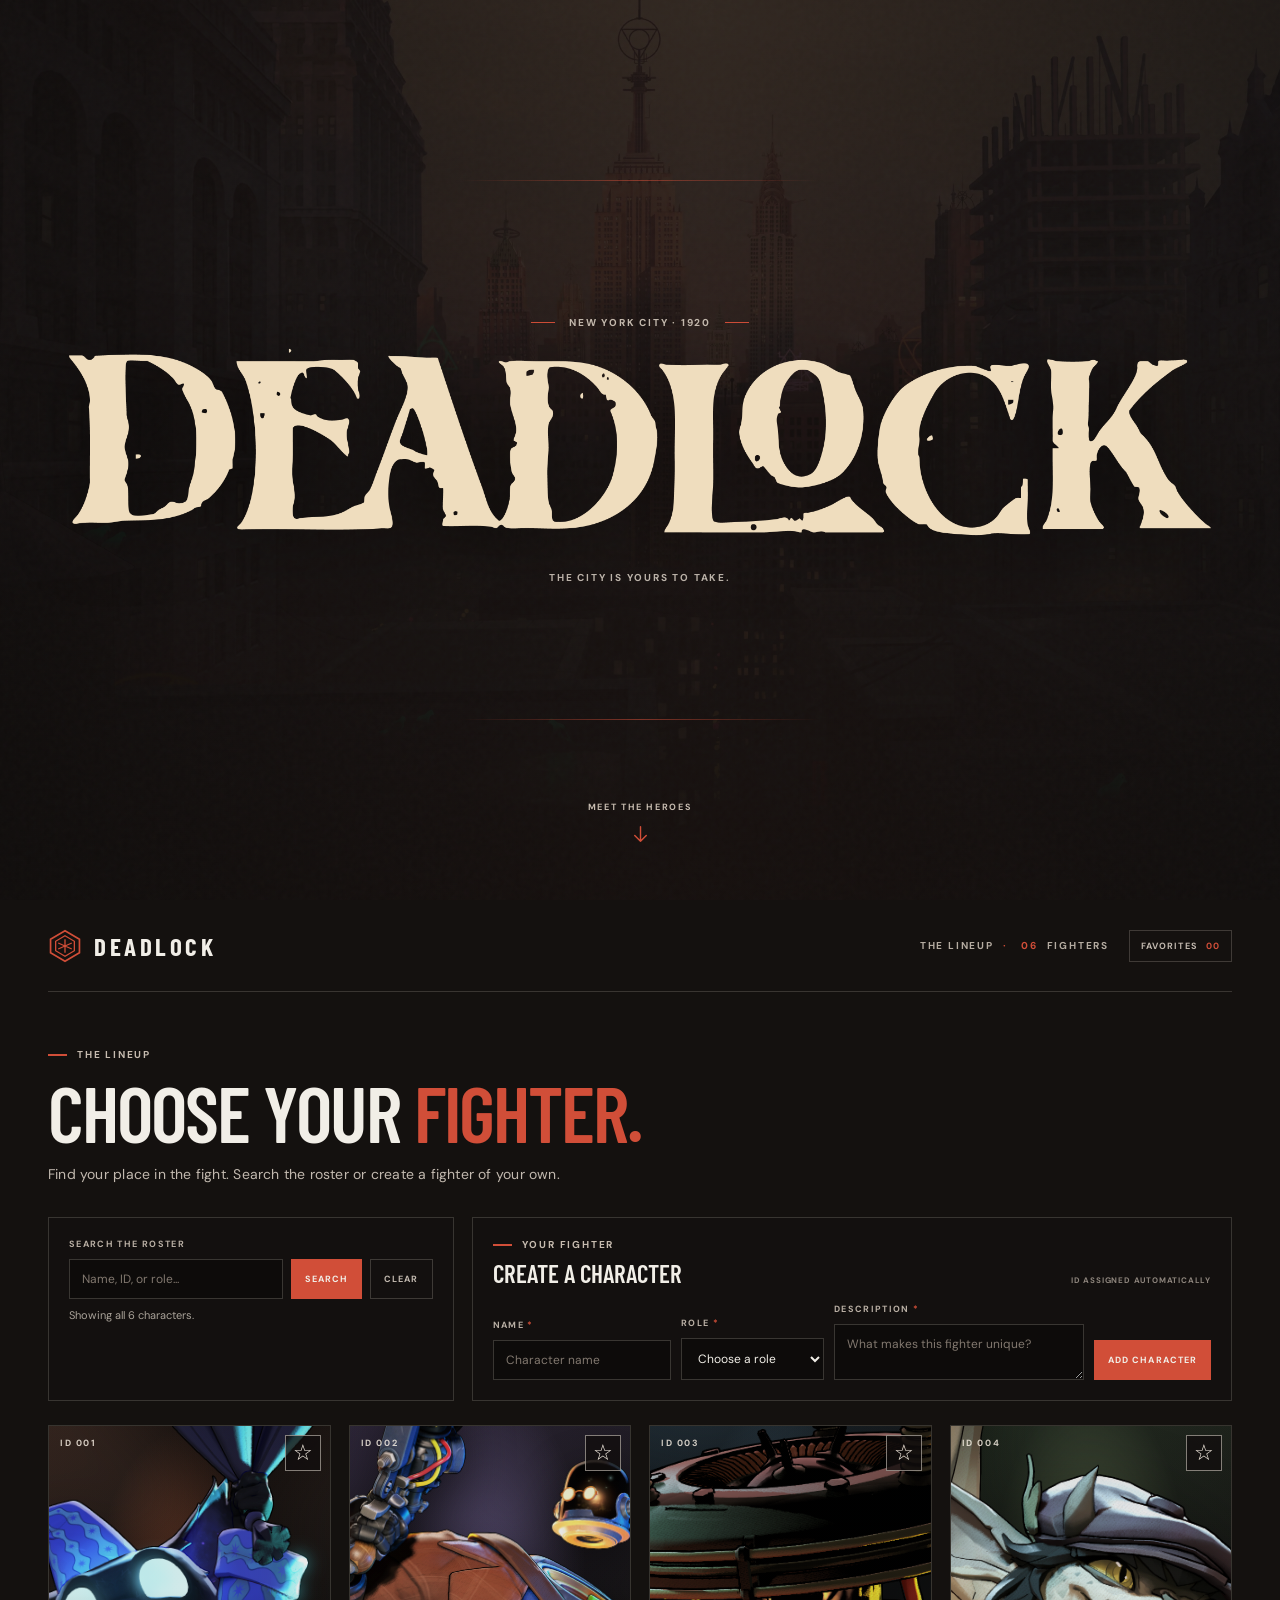
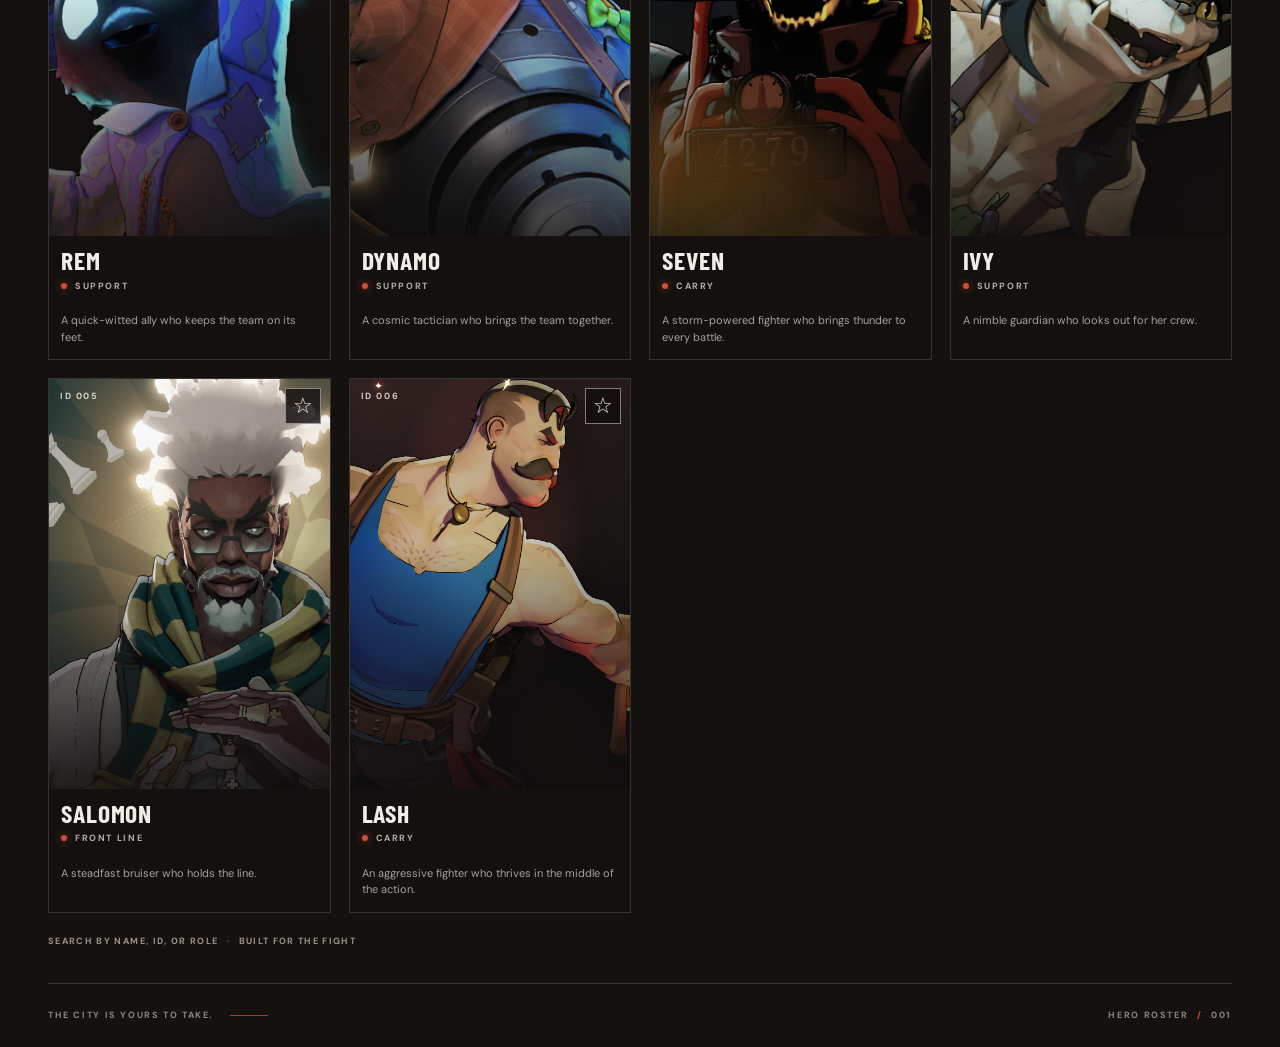
<file: index.html>
<!doctype html>
<html lang="en">
<head>
    <meta charset="utf-8">
    <meta name="viewport" content="width=device-width, initial-scale=1">
    <meta name="theme-color" content="#11100f">
    <meta name="description" content="Meet the fighters in the city of Deadlock. Explore their roles and choose your champion.">
    <title>Deadlock — Hero Roster</title>
    <link rel="preconnect" href="https://fonts.googleapis.com">
    <link rel="preconnect" href="https://fonts.gstatic.com" crossorigin>
    <link href="https://fonts.googleapis.com/css2?family=Barlow+Condensed:wght@500;600;700;800&family=DM+Sans:wght@400;500;600;700&display=swap" rel="stylesheet">
    <link rel="stylesheet" href="css/style.css">
    <script src="js/script.js" defer></script>
</head>
<body data-page="roster">
    <div class="page-backdrop" aria-hidden="true"></div>
    <main>
        <section class="title-screen" aria-labelledby="welcome-title">
            <p class="title-eyebrow"><span></span> NEW YORK CITY · 1920 <span></span></p>
            <img class="title-wordmark" id="welcome-title" src="Resources/(Classic) WORDMARK.png" alt="Deadlock">
            <p class="title-subtitle">THE CITY IS YOURS TO TAKE.</p>
            <a class="scroll-cue" href="#roster" aria-label="Scroll down to meet the heroes">
                <span>MEET THE HEROES</span>
                <svg viewBox="0 0 24 24" aria-hidden="true"><path d="M12 4v15m-6-6 6 6 6-6"/></svg>
            </a>
        </section>

        <section class="roster-section" id="roster" aria-label="Deadlock hero roster">
            <header class="site-header">
                <a class="brand" href="#welcome-title" aria-label="Back to Deadlock title">
                    <svg class="brand-mark" viewBox="0 0 40 40" aria-hidden="true">
                        <path d="M20 2 37 12v16L20 38 3 28V12L20 2Z" fill="none" stroke="currentColor" stroke-width="2"/>
                        <path d="M20 8 31 14.5v11L20 32 9 25.5v-11L20 8Z" fill="none" stroke="currentColor" stroke-width="1.5"/>
                        <path d="M20 12v16M12 16.5l16 7M28 16.5l-16 7" fill="none" stroke="currentColor" stroke-width="1.5"/>
                    </svg>
                    <span class="brand-word">DEADLOCK</span>
                </a>
                <div class="header-actions">
                    <span class="header-caption">THE LINEUP <span>·</span> <span id="hero-count">06</span> FIGHTERS</span>
                    <a class="page-link" href="favorites.html">FAVORITES <span id="favorite-count">00</span></a>
                </div>
            </header>

            <div class="roster">
                <section class="intro" aria-labelledby="roster-title">
                    <p class="eyebrow"><span></span> THE LINEUP</p>
                    <h2 id="roster-title">Choose your <em>fighter.</em></h2>
                    <p class="intro-copy">Find your place in the fight. Search the roster or create a fighter of your own.</p>
                </section>

                <div class="roster-tools">
                    <form class="search-form" id="search-form" role="search" novalidate>
                        <label for="hero-search">SEARCH THE ROSTER</label>
                        <div class="search-controls">
                            <input id="hero-search" name="query" type="search" placeholder="Name, ID, or role..." autocomplete="off">
                            <button class="button button-secondary" type="submit">SEARCH</button>
                            <button class="button button-quiet" id="clear-search" type="button">CLEAR</button>
                        </div>
                        <p class="form-message" id="search-message" role="status" aria-live="polite"></p>
                    </form>

                    <form class="create-form" id="create-form" novalidate>
                        <div class="create-heading">
                            <div>
                                <p class="eyebrow"><span></span> YOUR FIGHTER</p>
                                <h3>Create a character</h3>
                            </div>
                            <span class="create-id-note">ID ASSIGNED AUTOMATICALLY</span>
                        </div>
                        <div class="create-fields">
                            <label>
                                <span>NAME <b aria-hidden="true">*</b></span>
                                <input id="character-name" name="name" type="text" maxlength="32" placeholder="Character name" required>
                            </label>
                            <label>
                                <span>ROLE <b aria-hidden="true">*</b></span>
                                <select id="character-role" name="role" required>
                                    <option value="">Choose a role</option>
                                    <option value="Carry">Carry</option>
                                    <option value="Front Line">Front Line</option>
                                    <option value="Support">Support</option>
                                </select>
                            </label>
                            <label class="description-field">
                                <span>DESCRIPTION <b aria-hidden="true">*</b></span>
                                <textarea id="character-description" name="description" rows="2" maxlength="240" placeholder="What makes this fighter unique?" required></textarea>
                            </label>
                            <button class="button button-primary" type="submit">ADD CHARACTER</button>
                        </div>
                        <p class="form-message" id="create-message" role="alert" aria-live="assertive"></p>
                    </form>
                </div>

                <section class="roster-grid" id="roster-grid" aria-label="Characters"></section>
                <p class="form-message" id="favorite-message" role="status" aria-live="polite"></p>
                <p class="roster-note">SEARCH BY NAME, ID, OR ROLE <span>·</span> BUILT FOR THE FIGHT</p>
            </div>

            <footer class="site-footer">
                <span>THE CITY IS YOURS TO TAKE.</span>
                <span class="footer-line" aria-hidden="true"></span>
                <span>HERO ROSTER <span class="footer-accent">/</span> 001</span>
            </footer>
        </section>
    </main>
    <dialog class="hero-dialog" id="hero-dialog" aria-labelledby="detail-name">
        <button class="dialog-close" id="dialog-close" type="button" aria-label="Close character details">×</button>
        <div class="detail-layout">
            <div class="detail-portrait" id="detail-portrait">
                <span class="detail-portrait-placeholder" id="detail-placeholder" aria-hidden="true"></span>
                <img class="detail-portrait-image" id="detail-image" alt="" hidden>
            </div>
            <div class="detail-copy">
                <p class="detail-eyebrow"><span></span> CHARACTER FILE <span class="detail-id" id="detail-id"></span></p>
                <h2 id="detail-name"></h2>
                <p class="detail-role"><span class="role-dot"></span><span id="detail-role"></span></p>
                <p class="detail-lore" id="detail-lore"></p>
            </div>
        </div>
    </dialog>
</body>
</html>
</file>
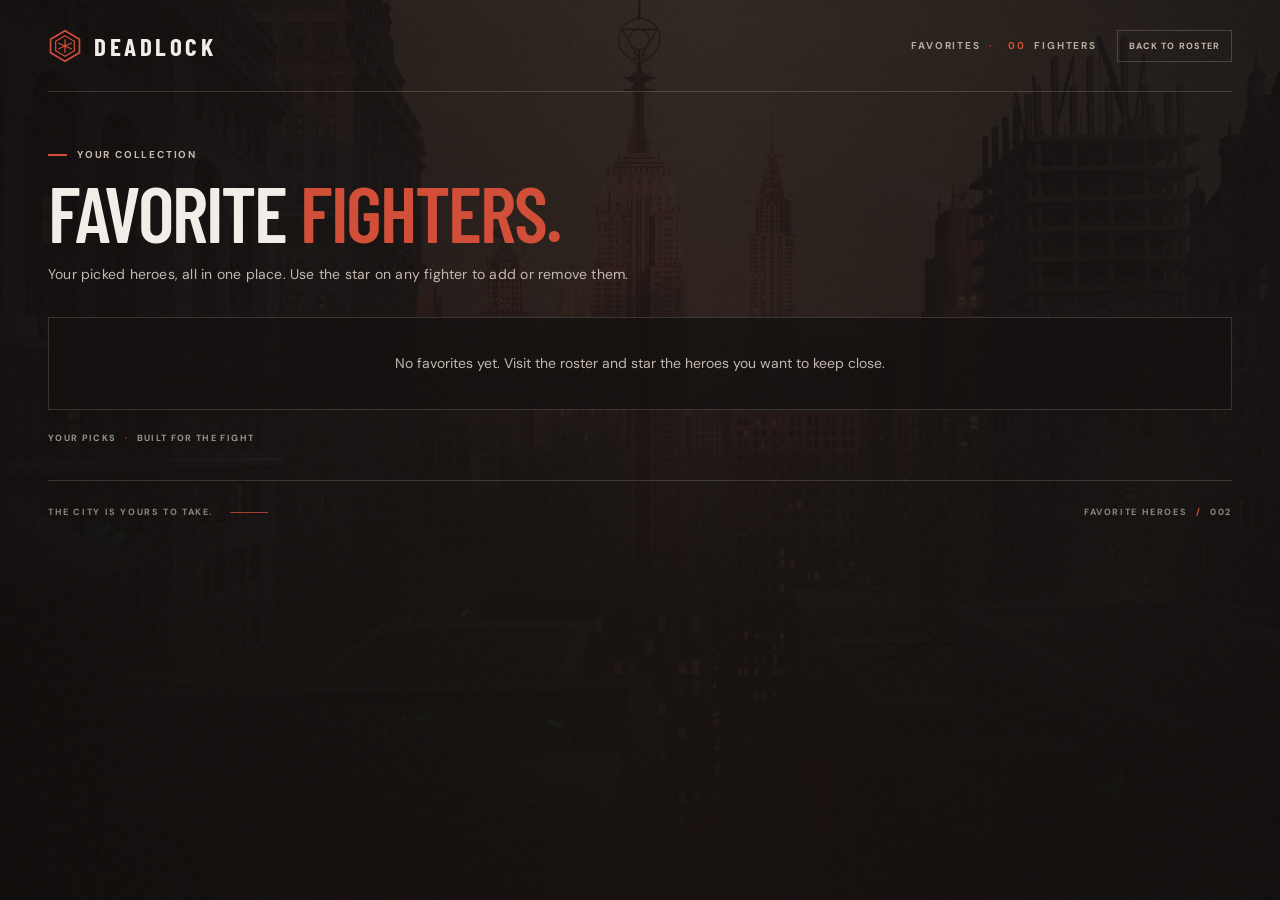
<file: favorites.html>
<!doctype html>
<html lang="en">
<head>
    <meta charset="utf-8">
    <meta name="viewport" content="width=device-width, initial-scale=1">
    <meta name="theme-color" content="#11100f">
    <meta name="description" content="Your favorite heroes from the Deadlock roster.">
    <title>Deadlock — Favorite Heroes</title>
    <link rel="preconnect" href="https://fonts.googleapis.com">
    <link rel="preconnect" href="https://fonts.gstatic.com" crossorigin>
    <link href="https://fonts.googleapis.com/css2?family=Barlow+Condensed:wght@500;600;700;800&family=DM+Sans:wght@400;500;600;700&display=swap" rel="stylesheet">
    <link rel="stylesheet" href="css/style.css">
    <script src="js/script.js" defer></script>
</head>
<body data-page="favorites">
    <div class="page-backdrop" aria-hidden="true"></div>
    <main>
        <section class="roster-section" aria-label="Favorite Deadlock heroes">
            <header class="site-header">
                <a class="brand" href="index.html" aria-label="Back to the Deadlock roster">
                    <svg class="brand-mark" viewBox="0 0 40 40" aria-hidden="true">
                        <path d="M20 2 37 12v16L20 38 3 28V12L20 2Z" fill="none" stroke="currentColor" stroke-width="2"/>
                        <path d="M20 8 31 14.5v11L20 32 9 25.5v-11L20 8Z" fill="none" stroke="currentColor" stroke-width="1.5"/>
                        <path d="M20 12v16M12 16.5l16 7M28 16.5l-16 7" fill="none" stroke="currentColor" stroke-width="1.5"/>
                    </svg>
                    <span class="brand-word">DEADLOCK</span>
                </a>
                <div class="header-actions">
                    <span class="header-caption">FAVORITES <span>·</span> <span id="hero-count">00</span> FIGHTERS</span>
                    <a class="page-link" href="index.html#roster">BACK TO ROSTER</a>
                </div>
            </header>

            <div class="roster">
                <section class="intro" aria-labelledby="roster-title">
                    <p class="eyebrow"><span></span> YOUR COLLECTION</p>
                    <h2 id="roster-title">Favorite <em>fighters.</em></h2>
                    <p class="intro-copy">Your picked heroes, all in one place. Use the star on any fighter to add or remove them.</p>
                </section>

                <section class="roster-grid" id="roster-grid" aria-label="Favorite characters"></section>
                <p class="empty-favorites" id="empty-favorites" hidden>No favorites yet. Visit the roster and star the heroes you want to keep close.</p>
                <p class="form-message" id="favorite-message" role="status" aria-live="polite"></p>
                <p class="roster-note">YOUR PICKS <span>·</span> BUILT FOR THE FIGHT</p>
            </div>

            <footer class="site-footer">
                <span>THE CITY IS YOURS TO TAKE.</span>
                <span class="footer-line" aria-hidden="true"></span>
                <span>FAVORITE HEROES <span class="footer-accent">/</span> 002</span>
            </footer>
        </section>
    </main>
    <dialog class="hero-dialog" id="hero-dialog" aria-labelledby="detail-name">
        <button class="dialog-close" id="dialog-close" type="button" aria-label="Close character details">×</button>
        <div class="detail-layout">
            <div class="detail-portrait" id="detail-portrait">
                <span class="detail-portrait-placeholder" id="detail-placeholder" aria-hidden="true"></span>
                <img class="detail-portrait-image" id="detail-image" alt="" hidden>
            </div>
            <div class="detail-copy">
                <p class="detail-eyebrow"><span></span> CHARACTER FILE <span class="detail-id" id="detail-id"></span></p>
                <h2 id="detail-name"></h2>
                <p class="detail-role"><span class="role-dot"></span><span id="detail-role"></span></p>
                <p class="detail-lore" id="detail-lore"></p>
            </div>
        </div>
    </dialog>
</body>
</html>
</file>
<file: css/style.css>
:root {
    color-scheme: dark;
    --ink: #f1eee7;
    --accent: #d14e38;
    --line: rgba(240, 231, 216, 0.17);
    font-family: "DM Sans", sans-serif;
}

* {
    box-sizing: border-box;
}

html {
    scroll-behavior: smooth;
}

body {
    min-width: 320px;
    min-height: 100vh;
    margin: 0;
    color: var(--ink);
    background: #14110f;
}

.page-backdrop {
    position: fixed;
    z-index: -1;
    inset: 0;
    background:
        linear-gradient(90deg, rgba(17, 14, 13, 0.92), rgba(24, 17, 15, 0.82) 55%, rgba(18, 15, 14, 0.91)),
        linear-gradient(0deg, rgba(17, 14, 13, 0.94), rgba(17, 14, 13, 0.12) 65%),
        url("../Resources/Background_NewYork.png") center 46% / cover;
    opacity: 0.96;
}

.page-backdrop::after {
    position: absolute;
    inset: 0;
    background-image: url("data:image/svg+xml,%3Csvg viewBox='0 0 180 180' xmlns='http://www.w3.org/2000/svg'%3E%3Cfilter id='n'%3E%3CfeTurbulence type='fractalNoise' baseFrequency='.88' numOctaves='3' stitchTiles='stitch'/%3E%3C/filter%3E%3Crect width='100%25' height='100%25' filter='url(%23n)' opacity='.17'/%3E%3C/svg%3E");
    content: "";
    opacity: 0.14;
    pointer-events: none;
}

.title-screen {
    position: relative;
    min-height: 100vh;
    min-height: 100svh;
    padding: 40px 24px;
    display: flex;
    flex-direction: column;
    align-items: center;
    justify-content: center;
    text-align: center;
}

.title-screen::before,
.title-screen::after {
    position: absolute;
    width: min(35vw, 360px);
    height: 1px;
    background: linear-gradient(90deg, transparent, rgba(209, 78, 56, 0.55), transparent);
    content: "";
}

.title-screen::before {
    top: 20%;
}

.title-screen::after {
    bottom: 20%;
}

.title-eyebrow,
.title-subtitle,
.scroll-cue,
.site-footer,
.eyebrow,
.hero-meta,
.hero-number,
.roster-note {
    font-size: 10px;
    font-weight: 700;
    letter-spacing: 0.18em;
}

.title-eyebrow {
    display: flex;
    align-items: center;
    gap: 14px;
    margin: 0 0 9px;
    color: #c7bcb0;
}

.title-eyebrow span {
    width: 24px;
    height: 1px;
    background: var(--accent);
}

.title-wordmark {
    display: block;
    width: min(92vw, 1700px);
    max-height: 32vh;
    object-fit: contain;
    object-position: center;
    margin: 0;
    filter: drop-shadow(0 10px 35px rgba(0, 0, 0, 0.48));
}

.title-subtitle {
    margin: 25px 0 0;
    color: #c2b9af;
}

.scroll-cue {
    position: absolute;
    bottom: 6%;
    display: flex;
    flex-direction: column;
    align-items: center;
    gap: 10px;
    color: #c7bcb0;
    font-size: 9px;
    text-decoration: none;
    transition: color 180ms ease;
}

.scroll-cue:hover {
    color: var(--ink);
}

.scroll-cue svg {
    width: 23px;
    height: 23px;
    fill: none;
    stroke: var(--accent);
    stroke-linecap: round;
    stroke-linejoin: round;
    stroke-width: 1.5;
    animation: cue-bob 1.8s ease-in-out infinite;
}

@keyframes cue-bob {
    50% {
        transform: translateY(5px);
    }
}

.roster-section {
    min-height: 100vh;
    min-height: 100svh;
    scroll-margin-top: 0;
}

.site-header,
.roster,
.site-footer {
    width: min(1400px, calc(100% - 96px));
    margin: 0 auto;
}

.site-header {
    height: 92px;
    display: flex;
    align-items: center;
    justify-content: space-between;
    border-bottom: 1px solid var(--line);
}

.brand {
    display: inline-flex;
    align-items: center;
    gap: 12px;
    color: var(--ink);
    text-decoration: none;
}

.brand-mark {
    width: 34px;
    color: var(--accent);
}

.brand-word {
    font-family: "Barlow Condensed", sans-serif;
    font-size: 25px;
    font-weight: 700;
    letter-spacing: 0.14em;
}

.header-caption {
    color: #b5aca1;
    font-size: 10px;
    font-weight: 700;
    letter-spacing: 0.18em;
}

.header-caption span {
    padding: 0 5px;
    color: var(--accent);
}

.header-actions {
    display: flex;
    align-items: center;
    gap: 20px;
}

.page-link {
    padding: 9px 11px;
    border: 1px solid rgba(233, 222, 207, 0.2);
    color: #c2b9af;
    font-size: 9px;
    font-weight: 700;
    letter-spacing: 0.12em;
    text-decoration: none;
    transition: border-color 160ms ease, color 160ms ease;
}

.page-link:hover,
.page-link:focus-visible {
    border-color: var(--accent);
    color: var(--ink);
}

.page-link span {
    margin-left: 5px;
    color: var(--accent);
}

.roster {
    padding: 56px 0 36px;
}

.intro {
    margin-bottom: 34px;
}

.eyebrow {
    display: flex;
    align-items: center;
    gap: 10px;
    margin: 0 0 13px;
    color: #c7bcb0;
}

.eyebrow span {
    width: 19px;
    height: 2px;
    background: var(--accent);
}

.intro h2,
.hero-info h3 {
    font-family: "Barlow Condensed", sans-serif;
    text-transform: uppercase;
}

.intro h2 {
    margin: 0;
    font-size: clamp(48px, 6.1vw, 78px);
    font-weight: 600;
    letter-spacing: -0.025em;
    line-height: 0.98;
}

.intro h2 em {
    color: var(--accent);
    font-style: normal;
}

.intro-copy {
    margin: 15px 0 0;
    color: #c2b9af;
    font-size: 14px;
    letter-spacing: 0.015em;
}

.roster-tools {
    display: grid;
    grid-template-columns: minmax(250px, 0.8fr) minmax(0, 1.5fr);
    gap: 18px;
    margin-bottom: 24px;
}

.search-form,
.create-form {
    min-width: 0;
    padding: 20px;
    border: 1px solid var(--line);
    background: rgba(20, 17, 16, 0.78);
}

.search-form > label,
.create-fields label > span {
    display: block;
    margin-bottom: 9px;
    color: #b9afa4;
    font-size: 9px;
    font-weight: 700;
    letter-spacing: 0.15em;
}

.search-controls {
    display: flex;
    gap: 8px;
}

.search-controls input,
.create-fields input,
.create-fields select,
.create-fields textarea {
    width: 100%;
    min-width: 0;
    border: 1px solid rgba(233, 222, 207, 0.2);
    border-radius: 0;
    padding: 11px 12px;
    color: var(--ink);
    background: rgba(8, 8, 8, 0.55);
    font: inherit;
    font-size: 12px;
}

.search-controls input {
    flex: 1;
}

.create-fields select {
    min-height: 40px;
}

.create-fields select option {
    color: var(--ink);
    background: #211c19;
}

.create-fields textarea {
    min-height: 40px;
    resize: vertical;
}

.search-controls input::placeholder,
.create-fields input::placeholder,
.create-fields textarea::placeholder {
    color: #82786f;
}

.search-controls input:focus,
.create-fields input:focus,
.create-fields select:focus,
.create-fields textarea:focus {
    outline: 1px solid var(--accent);
    border-color: var(--accent);
}

.button {
    min-height: 40px;
    padding: 0 13px;
    border: 1px solid transparent;
    border-radius: 0;
    cursor: pointer;
    font: inherit;
    font-size: 9px;
    font-weight: 700;
    letter-spacing: 0.12em;
    white-space: nowrap;
    transition: background 160ms ease, border-color 160ms ease, color 160ms ease;
}

.button-primary,
.button-secondary {
    color: var(--ink);
    background: var(--accent);
}

.button-primary:hover,
.button-secondary:hover {
    background: #e05d45;
}

.button-quiet {
    border-color: rgba(233, 222, 207, 0.2);
    color: #c2b9af;
    background: transparent;
}

.button-quiet:hover {
    border-color: rgba(233, 222, 207, 0.5);
    color: var(--ink);
}

.create-heading {
    display: flex;
    align-items: end;
    justify-content: space-between;
    gap: 12px;
    margin-bottom: 15px;
}

.create-heading .eyebrow {
    margin-bottom: 7px;
}

.create-heading h3 {
    margin: 0;
    font-family: "Barlow Condensed", sans-serif;
    font-size: 25px;
    font-weight: 600;
    text-transform: uppercase;
}

.create-id-note {
    padding-bottom: 3px;
    color: #8f867e;
    font-size: 8px;
    font-weight: 700;
    letter-spacing: 0.1em;
    text-align: right;
}

.create-fields {
    display: grid;
    grid-template-columns: 1fr 0.8fr 1.4fr auto;
    align-items: end;
    gap: 10px;
}

.create-fields label {
    display: block;
    min-width: 0;
}

.create-fields label > span b {
    color: var(--accent);
}

.create-fields .description-field textarea {
    display: block;
}

.form-message {
    min-height: 14px;
    margin: 9px 0 0;
    color: #aaa39a;
    font-size: 11px;
    line-height: 1.4;
}

.form-message:empty {
    display: none;
}

.form-message.is-error {
    color: #f08a78;
}

.form-message.is-success {
    color: #a9c49b;
}

.roster-grid {
    display: grid;
    grid-template-columns: repeat(4, minmax(0, 1fr));
    gap: 18px;
}

.hero-card {
    position: relative;
    min-width: 0;
    border: 1px solid rgba(233, 222, 207, 0.17);
    background: rgba(20, 17, 16, 0.78);
    overflow: visible;
    transition: transform 220ms ease, border-color 220ms ease, box-shadow 220ms ease;
}

.hero-card:hover {
    z-index: 2;
    transform: translateY(-5px);
    border-color: rgba(209, 78, 56, 0.8);
    box-shadow: 0 16px 40px rgba(0, 0, 0, 0.25);
}

.hero-open-button {
    display: block;
    width: 100%;
    padding: 0;
    border: 0;
    color: inherit;
    background: transparent;
    cursor: pointer;
    font: inherit;
    text-align: left;
}

.hero-open-button:focus-visible {
    outline: 2px solid var(--accent);
    outline-offset: 3px;
}

.favorite-button {
    position: absolute;
    z-index: 4;
    top: 9px;
    right: 9px;
    display: grid;
    width: 36px;
    height: 36px;
    place-items: center;
    border: 1px solid rgba(255, 246, 234, 0.48);
    color: #fff6ea;
    background: rgba(17, 14, 13, 0.78);
    cursor: pointer;
    font: inherit;
    font-size: 22px;
    line-height: 1;
    transition: color 160ms ease, background 160ms ease, border-color 160ms ease;
}

.favorite-button:hover,
.favorite-button:focus-visible,
.favorite-button.is-favorite {
    border-color: var(--accent);
    color: #ffd17a;
}

.favorite-button:focus-visible {
    outline: 2px solid var(--ink);
    outline-offset: 2px;
}

.empty-favorites {
    margin: 0;
    padding: 34px 22px;
    border: 1px solid var(--line);
    color: #c2b9af;
    background: rgba(20, 17, 16, 0.78);
    font-size: 14px;
    line-height: 1.6;
    text-align: center;
}

.empty-favorites[hidden] {
    display: none;
}

.portrait {
    position: relative;
    height: clamp(320px, 32vw, 460px);
    overflow: hidden;
    isolation: isolate;
    background:
        radial-gradient(ellipse at 50% 40%, rgba(185, 93, 57, 0.52), transparent 47%),
        linear-gradient(145deg, #34251f, #131211 72%);
}

.portrait-placeholder,
.portrait-image {
    position: absolute;
    inset: 0;
    width: 100%;
    height: 100%;
}

.portrait-placeholder {
    display: grid;
    place-items: center;
    color: rgba(241, 238, 231, 0.72);
    font-family: "Barlow Condensed", sans-serif;
    font-size: clamp(72px, 9vw, 128px);
    font-weight: 700;
    letter-spacing: -0.04em;
    text-shadow: 0 8px 35px rgba(0, 0, 0, 0.5);
}

.portrait-placeholder[hidden] {
    display: none;
}

.portrait-image {
    z-index: 1;
    display: block;
    object-fit: cover;
    object-position: center 22%;
    transform: translate(var(--portrait-shift-x, 0px), var(--portrait-shift-y, 0px)) scale(var(--portrait-scale, 2.15));
    transform-origin: var(--portrait-origin, center 22%);
    pointer-events: none;
    filter: drop-shadow(0 12px 18px rgba(0, 0, 0, 0.48));
    transition: transform 320ms ease;
}

.portrait-wash {
    position: absolute;
    z-index: 2;
    inset: 0;
    background: linear-gradient(180deg, rgba(16, 14, 13, 0.03) 40%, rgba(16, 14, 13, 0.82));
    pointer-events: none;
}

.hero-card:hover .portrait-image {
    transform: translate(var(--portrait-shift-x, 0px), var(--portrait-shift-y, 0px)) scale(var(--portrait-hover-scale, 2.22));
}

.hero-number {
    position: absolute;
    z-index: 3;
    top: 11px;
    left: 11px;
    color: rgba(255, 246, 234, 0.8);
    font-size: 9px;
}

.hero-info {
    position: relative;
    z-index: 3;
    min-height: 76px;
    padding: 11px 12px 12px;
    background: rgba(20, 17, 16, 0.9);
}

.hero-info h3 {
    overflow: hidden;
    margin: 0 0 7px;
    color: var(--ink);
    font-size: clamp(20px, 2vw, 27px);
    font-weight: 700;
    letter-spacing: 0.035em;
    line-height: 1;
    text-overflow: ellipsis;
    white-space: nowrap;
}

.hero-meta {
    display: flex;
    align-items: center;
    gap: 8px;
    color: #b9afa4;
    font-size: 9px;
}

.role-dot {
    flex: 0 0 6px;
    width: 6px;
    height: 6px;
    border-radius: 50%;
    background: var(--accent);
    box-shadow: 0 0 9px rgba(209, 78, 56, 0.72);
}

.hero-description {
    position: relative;
    z-index: 3;
    margin: 0;
    padding: 0 12px 14px;
    color: #aaa097;
    font-size: 11px;
    line-height: 1.5;
    background: rgba(20, 17, 16, 0.9);
}

.hero-dynamo .portrait {
    background: radial-gradient(ellipse at 50% 35%, rgba(119, 105, 158, 0.58), transparent 48%), linear-gradient(145deg, #2d2638, #131211 72%);
}

.hero-dynamo {
    --portrait-shift-x: 0px;
    --portrait-shift-y: 0px;
    --portrait-scale: 1.3;
    --portrait-hover-scale: 1.36;
    --portrait-origin: center 18%;
}

.hero-ivy .portrait {
    background: radial-gradient(ellipse at 50% 35%, rgba(114, 131, 91, 0.58), transparent 48%), linear-gradient(145deg, #263024, #131211 72%);
}

.hero-seven .portrait {
    background: radial-gradient(ellipse at 50% 35%, rgba(87, 121, 143, 0.58), transparent 48%), linear-gradient(145deg, #202c34, #131211 72%);
}

.hero-salomon .portrait {
    background: radial-gradient(ellipse at 50% 35%, rgba(160, 125, 78, 0.52), transparent 48%), linear-gradient(145deg, #332b20, #131211 72%);
}

.hero-salomon {
    --portrait-shift-x: -40px;
    --portrait-shift-y: 82px;
}

.hero-lash .portrait {
    background: radial-gradient(ellipse at 50% 35%, rgba(155, 72, 71, 0.58), transparent 48%), linear-gradient(145deg, #342322, #131211 72%);
}

.hero-lash {
    --portrait-shift-x: 0px;
    --portrait-shift-y: 0px;
    --portrait-scale: 1.45;
    --portrait-hover-scale: 1.52;
    --portrait-origin: center 18%;
}

.roster-note {
    margin: 22px 0 0;
    color: #9c9288;
    font-size: 9px;
    letter-spacing: 0.15em;
}

.roster-note span,
.footer-accent {
    padding: 0 5px;
    color: var(--accent);
}

.site-footer {
    min-height: 64px;
    display: flex;
    align-items: center;
    gap: 17px;
    border-top: 1px solid var(--line);
    color: #8f867e;
    font-size: 9px;
}

.footer-line {
    width: 38px;
    height: 1px;
    background: var(--accent);
    opacity: 0.75;
}

.site-footer > :last-child {
    margin-left: auto;
}

.hero-dialog {
    position: fixed;
    width: min(760px, calc(100% - 32px));
    max-width: 760px;
    max-height: min(620px, calc(100% - 32px));
    padding: 30px;
    overflow: auto;
    border: 1px solid rgba(233, 222, 207, 0.28);
    color: var(--ink);
    background: #191513;
    box-shadow: 0 24px 100px rgba(0, 0, 0, 0.6);
    transform-origin: center;
}

.hero-dialog[open] {
    animation: dialog-fade-in 320ms cubic-bezier(0.2, 0.75, 0.25, 1) both;
}

.hero-dialog::backdrop {
    background: rgba(8, 7, 7, 0.78);
    backdrop-filter: blur(6px);
    animation: backdrop-fade-in 260ms ease-out both;
}

@keyframes dialog-fade-in {
    from {
        opacity: 0;
        transform: translateY(12px) scale(0.985);
    }

    to {
        opacity: 1;
        transform: translateY(0) scale(1);
    }
}

@keyframes backdrop-fade-in {
    from {
        opacity: 0;
    }

    to {
        opacity: 1;
    }
}

.dialog-close {
    position: absolute;
    z-index: 2;
    top: 11px;
    right: 13px;
    width: 36px;
    height: 36px;
    border: 1px solid rgba(233, 222, 207, 0.25);
    color: var(--ink);
    background: rgba(15, 13, 12, 0.8);
    cursor: pointer;
    font: inherit;
    font-size: 25px;
    line-height: 1;
}

.dialog-close:hover,
.dialog-close:focus-visible {
    border-color: var(--accent);
    outline: none;
}

.detail-layout {
    display: grid;
    grid-template-columns: minmax(210px, 0.85fr) minmax(0, 1.15fr);
    align-items: center;
    gap: 30px;
}

.detail-portrait {
    position: relative;
    width: 100%;
    aspect-ratio: 1;
    overflow: hidden;
    background:
        radial-gradient(ellipse at 50% 40%, rgba(185, 93, 57, 0.52), transparent 47%),
        linear-gradient(145deg, #34251f, #131211 72%);
}

.detail-portrait::after {
    position: absolute;
    inset: 0;
    border: 1px solid rgba(233, 222, 207, 0.12);
    content: "";
    pointer-events: none;
}

.detail-portrait-placeholder,
.detail-portrait-image {
    position: absolute;
    inset: 0;
    width: 100%;
    height: 100%;
}

.detail-portrait-placeholder {
    display: grid;
    place-items: center;
    color: rgba(241, 238, 231, 0.75);
    font-family: "Barlow Condensed", sans-serif;
    font-size: clamp(90px, 16vw, 170px);
    font-weight: 700;
    letter-spacing: -0.04em;
    text-shadow: 0 8px 35px rgba(0, 0, 0, 0.5);
}

.detail-portrait-placeholder[hidden],
.detail-portrait-image[hidden] {
    display: none;
}

.detail-portrait-image {
    z-index: 1;
    display: block;
    object-fit: contain;
    object-position: center;
}

.detail-copy {
    padding: 20px 0;
}

.detail-eyebrow {
    display: flex;
    align-items: center;
    gap: 9px;
    margin: 0 0 12px;
    color: #b9afa4;
    font-size: 9px;
    font-weight: 700;
    letter-spacing: 0.16em;
}

.detail-eyebrow > span:first-child {
    width: 17px;
    height: 2px;
    background: var(--accent);
}

.detail-id {
    margin-left: auto;
    color: #8f867e;
}

.detail-copy h2 {
    margin: 0;
    font-family: "Barlow Condensed", sans-serif;
    font-size: clamp(42px, 7vw, 68px);
    font-weight: 700;
    letter-spacing: 0.01em;
    line-height: 0.95;
    text-transform: uppercase;
}

.detail-role {
    display: flex;
    align-items: center;
    gap: 9px;
    margin: 14px 0 22px;
    color: #c2b9af;
    font-size: 10px;
    font-weight: 700;
    letter-spacing: 0.15em;
}

.detail-lore {
    margin: 0;
    color: #c0b7ad;
    font-size: 14px;
    line-height: 1.8;
}

.detail-portrait.hero-dynamo {
    background: radial-gradient(ellipse at 50% 35%, rgba(119, 105, 158, 0.58), transparent 48%), linear-gradient(145deg, #2d2638, #131211 72%);
}

.detail-portrait.hero-ivy {
    background: radial-gradient(ellipse at 50% 35%, rgba(114, 131, 91, 0.58), transparent 48%), linear-gradient(145deg, #263024, #131211 72%);
}

.detail-portrait.hero-seven {
    background: radial-gradient(ellipse at 50% 35%, rgba(87, 121, 143, 0.58), transparent 48%), linear-gradient(145deg, #202c34, #131211 72%);
}

.detail-portrait.hero-salomon {
    background: radial-gradient(ellipse at 50% 35%, rgba(160, 125, 78, 0.52), transparent 48%), linear-gradient(145deg, #332b20, #131211 72%);
}

.detail-portrait.hero-lash {
    background: radial-gradient(ellipse at 50% 35%, rgba(155, 72, 71, 0.58), transparent 48%), linear-gradient(145deg, #342322, #131211 72%);
}

@media (min-width: 1500px) {
    .roster {
        padding-top: 72px;
    }
}

@media (max-width: 1200px) {
    .roster-grid {
        grid-template-columns: repeat(3, minmax(0, 1fr));
    }
}

@media (max-width: 900px) {
    .site-header,
    .roster,
    .site-footer {
        width: calc(100% - 48px);
    }

    .roster-tools {
        grid-template-columns: 1fr;
    }

    .create-fields {
        grid-template-columns: repeat(2, minmax(0, 1fr));
    }

    .roster-grid {
        grid-template-columns: repeat(3, minmax(0, 1fr));
    }

    .portrait {
        height: clamp(280px, 40vw, 400px);
    }
}

@media (max-width: 600px) {
    .site-header,
    .roster,
    .site-footer {
        width: calc(100% - 32px);
    }

    .site-header {
        height: 72px;
    }

    .brand-word {
        font-size: 22px;
    }

    .header-caption {
        font-size: 8px;
        letter-spacing: 0.1em;
    }

    .header-actions {
        gap: 8px;
    }

    .header-actions .header-caption {
        display: none;
    }

    .page-link {
        padding: 8px;
        font-size: 8px;
    }

    .roster {
        padding: 42px 0 34px;
    }

    .intro {
        margin-bottom: 25px;
    }

    .intro-copy {
        max-width: 290px;
        font-size: 13px;
        line-height: 1.6;
    }

    .roster-grid {
        grid-template-columns: repeat(2, minmax(0, 1fr));
        gap: 10px;
    }

    .hero-dialog {
        padding: 20px;
    }

    .detail-layout {
        grid-template-columns: 1fr;
        gap: 10px;
    }

    .detail-portrait {
        width: min(100%, 210px);
        margin: 0 auto;
    }

    .detail-copy {
        padding: 4px 0 0;
    }

    .detail-copy h2 {
        font-size: 42px;
    }

    .detail-role {
        margin: 10px 0 13px;
    }

    .detail-lore {
        font-size: 12px;
        line-height: 1.65;
    }

    .portrait {
        height: clamp(240px, 64vw, 320px);
    }

    .search-form,
    .create-form {
        padding: 15px;
    }

    .search-controls {
        flex-wrap: wrap;
    }

    .search-controls input {
        flex-basis: 100%;
    }

    .create-fields {
        grid-template-columns: 1fr;
    }

    .create-heading {
        align-items: start;
        flex-direction: column;
        gap: 7px;
    }

    .create-id-note {
        text-align: left;
    }

    .hero-info {
        min-height: 79px;
        padding: 12px 12px 13px;
    }

    .hero-info h3 {
        font-size: clamp(21px, 7vw, 28px);
    }

    .hero-meta {
        font-size: 8px;
    }

    .site-footer {
        font-size: 8px;
        letter-spacing: 0.12em;
    }

    .footer-line {
        width: 20px;
    }
}

@media (prefers-reduced-motion: reduce) {
    *,
    *::before,
    *::after {
        scroll-behavior: auto !important;
        animation-duration: 0.01ms !important;
        transition-duration: 0.01ms !important;
    }
}
</file>
